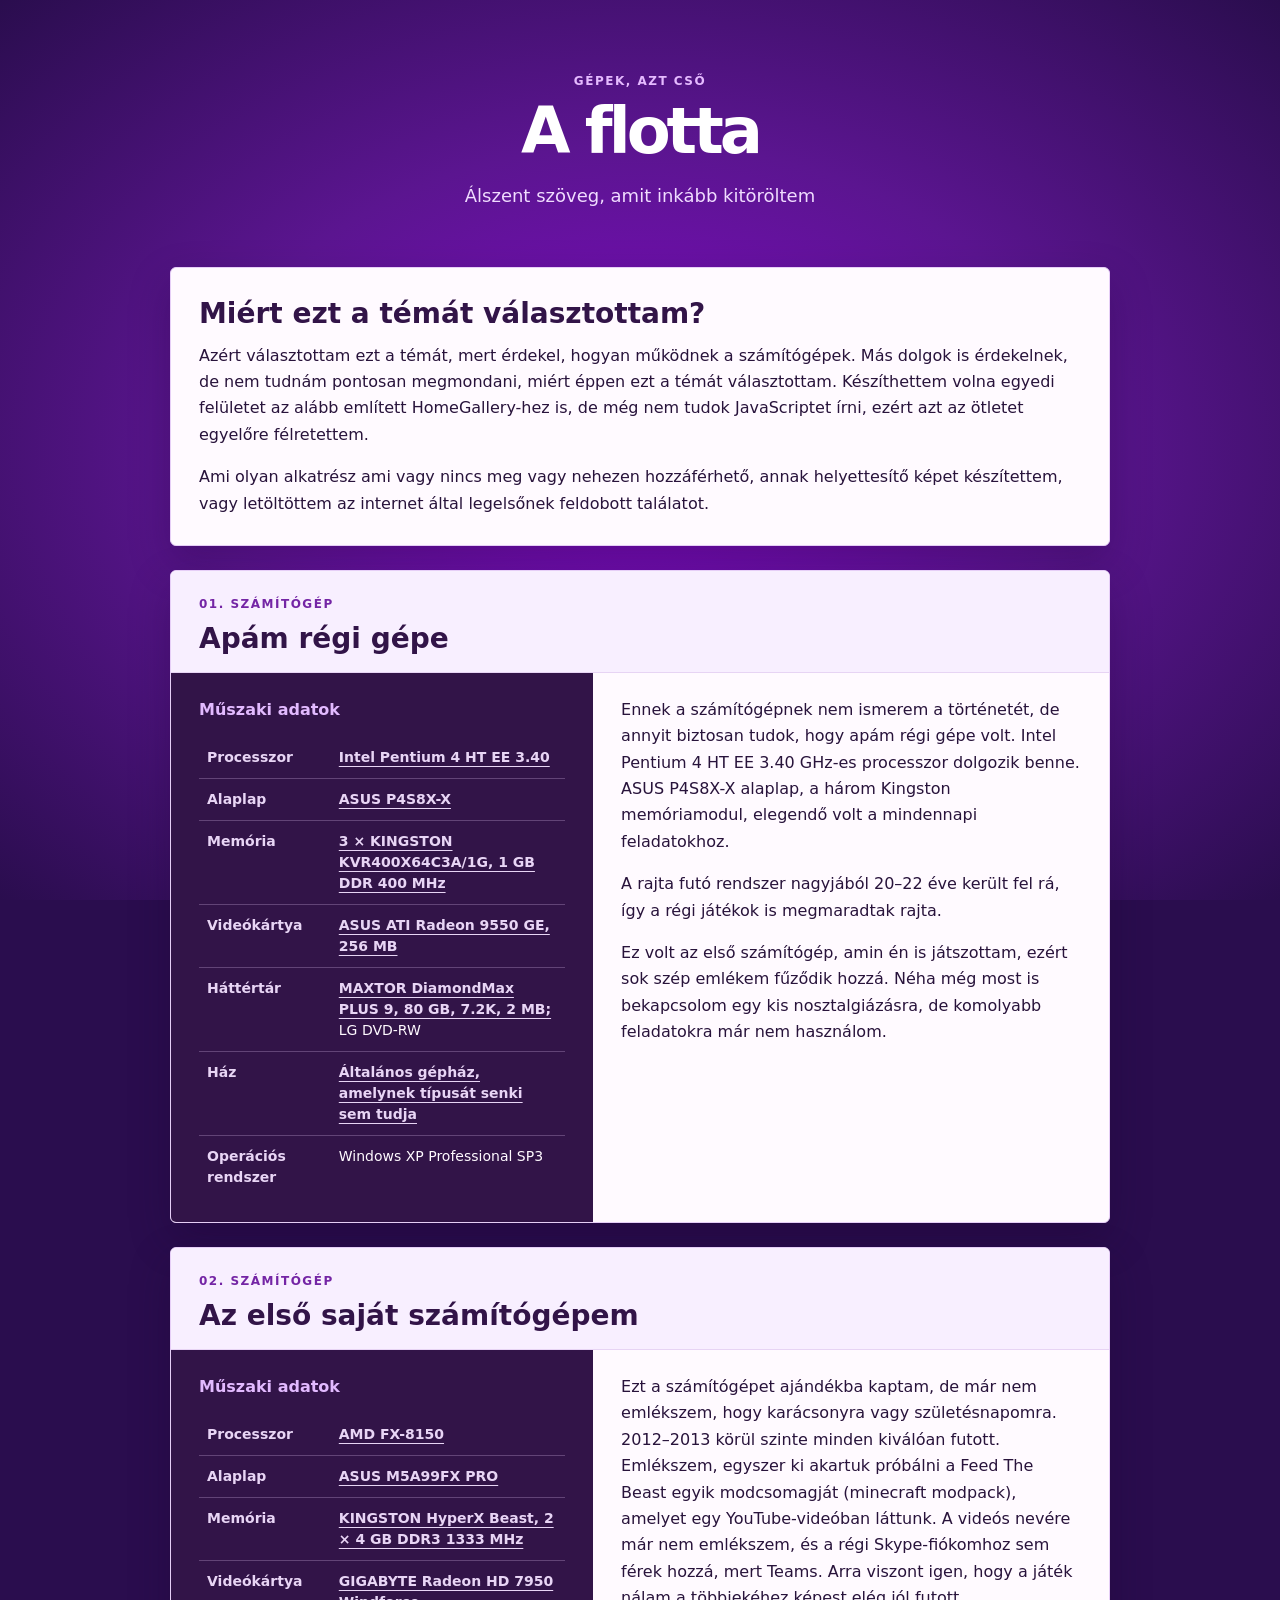
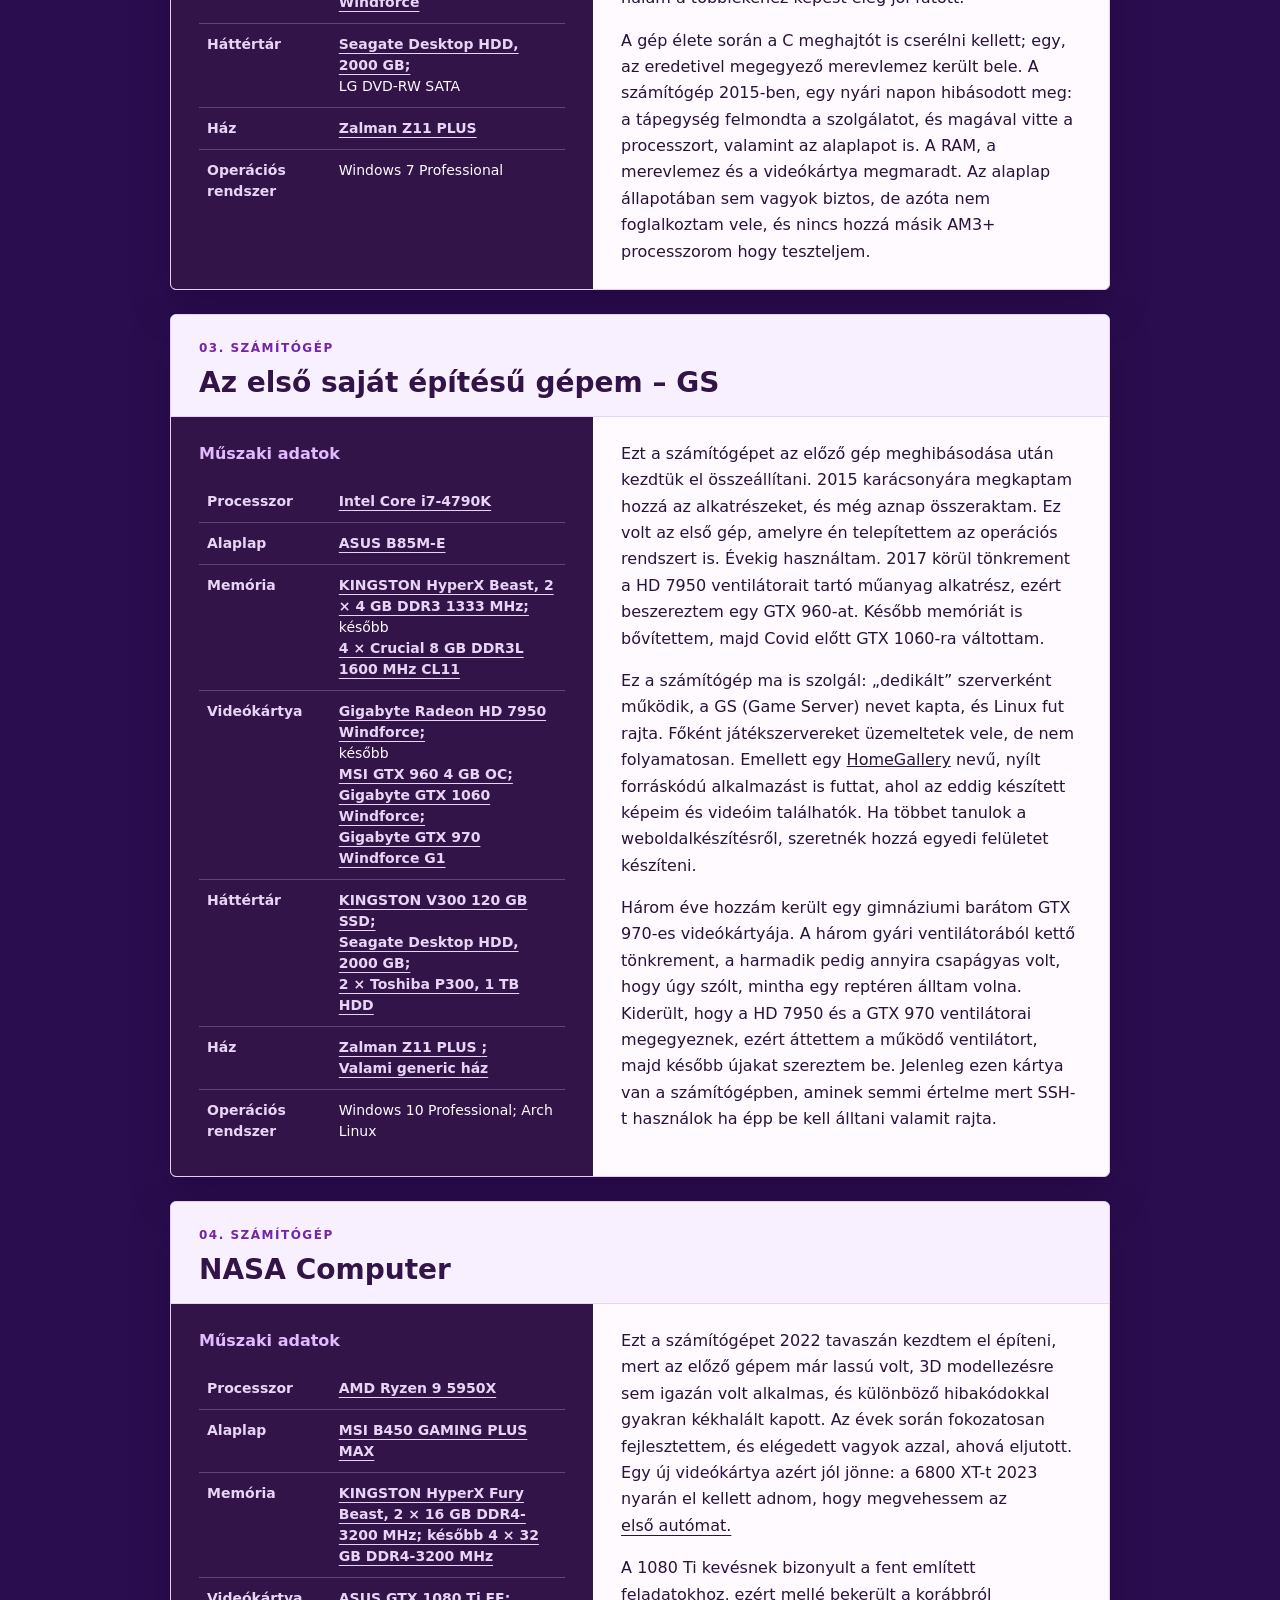
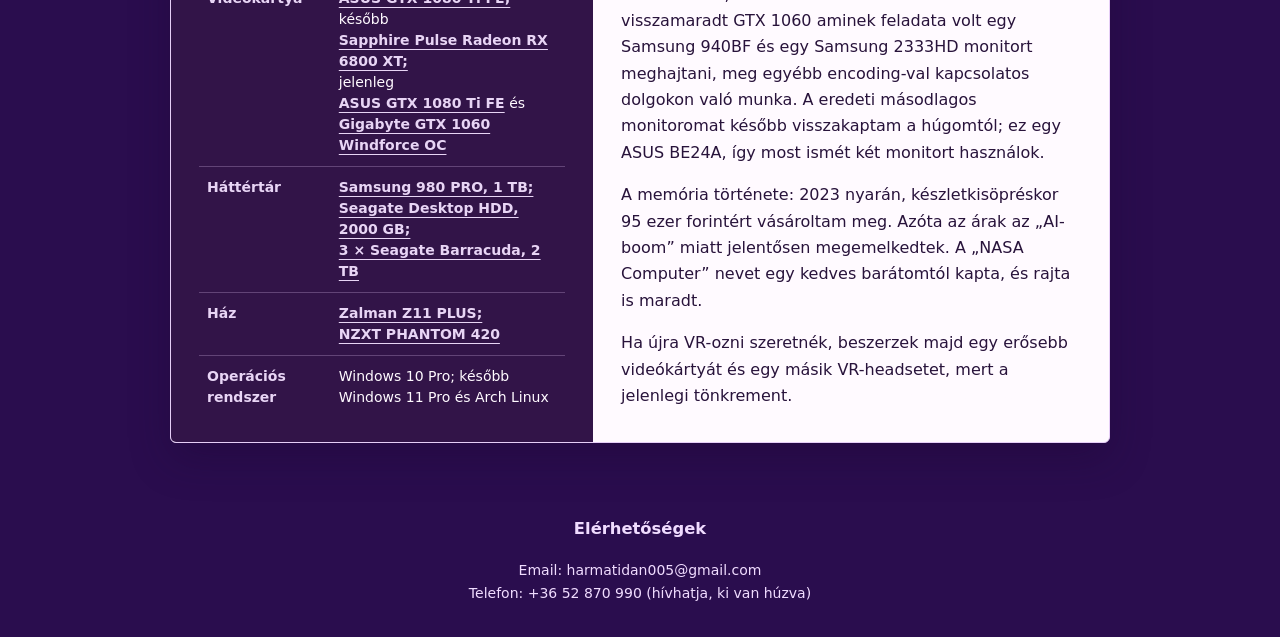
<file: index.html>
<!DOCTYPE html>
<html lang="hu">
<head>
    <meta charset="UTF-8">
    <meta name="viewport" content="width=device-width, initial-scale=1.0">
    <meta name="description" content="Négy számítógép és a hozzájuk fűződő történetek.">
    <link rel="stylesheet" href="css/style.css">
    <script src="js/kep-megnyitas.js" defer></script>
    <title>A számítógépeim – A flotta</title>
</head>
<body>
    <header class="weblap-header">
        <div class="weblap-width">
            <p class="homlokzatvagymicsodaisez">Gépek, azt cső</p>
            <h1>A flotta</h1>
            <p class="intro-text">Álszent szöveg, amit inkább kitöröltem</p>
        </div>
    </header>

    <main class="weblap-width">
        <section class="intro kartya">
            <h2 id="intro-title">Miért ezt a témát választottam?</h2>
            <p>
                Azért választottam ezt a témát, mert érdekel, hogyan működnek a számítógépek.
                Más dolgok is érdekelnek, de nem tudnám pontosan megmondani, miért éppen ezt
                a témát választottam. Készíthettem volna egyedi felületet az alább említett
                HomeGallery-hez is, de még nem tudok JavaScriptet írni, ezért azt az ötletet
                egyelőre félretettem.
            </p>
            <p>Ami olyan alkatrész ami vagy nincs meg vagy nehezen hozzáférhető, annak helyettesítő képet készítettem, vagy letöltöttem az internet által legelsőnek feldobott találatot.</p>
            <!--<p>
                A bemutatóban azon gépekről/alkatrészekről helyezek el képet, amelyekhez
                könnyen hozzáférek, illetve amelyek már nem működnek.
            </p>-->
        </section>

        <section class="puter kartya" id="elso-gep">
            <div class="reszfejlec">
                <p class="homlokzatvagymicsodaisez">01. számítógép</p> <!--tiszteletted de tanárúr hogy nevezné ezt el?-->
                <h2 id="elso-gep-cim">Apám régi gépe</h2>
            </div>
            <div class="specifikaciok">
                <h3>Műszaki adatok</h3> <!--itt a tabulátorozással van némi probléma, de nem baj (kijavitva (nem működik a hosszú i betűm))-->
                <table>
                    <tbody>
                        <tr><th scope="row">Processzor</th><td><span class="kep-trigger" tabindex="0">
                                Intel Pentium 4 HT EE 3.40
                                <span class="kep-ablak">
                                    <img src="img/celerond.jpg" alt="Intel Pentium 4 HT EE 3.40">
                                </span>
                            </span></td></tr>
                        <tr><th scope="row">Alaplap</th><td>
                            <span class="kep-trigger" tabindex="0">
                                ASUS P4S8X-X
                                <span class="kep-ablak">
                                    <img src="img/p4s8x.jpg" alt="ASUS P4S8X-X">
                                </span>
                            </span></td></tr>
                        <tr><th scope="row">Memória</th><td><span class="kep-trigger" tabindex="0">
                                3 × KINGSTON KVR400X64C3A/1G, 1 GB DDR 400 MHz
                                <span class="kep-ablak">
                                    <img src="img/kingstonkvr.jpg" alt="KINGSTON KVR400X64C3A/1G, 1 GB DDR 400 MHz">
                                </span>
                                                        </span></td></tr>
                        <tr><th scope="row">Videókártya</th><td><span class="kep-trigger" tabindex="0">
                                    ASUS ATI Radeon 9550 GE, 256 MB
                                    <span class="kep-ablak">
                                        <img src="img/9550ge.jpg" alt="ASUS ATI Radeon 9550 GE">
                                    </span>
                                </span></td></tr>
                        <tr><th scope="row">Háttértár</th><td><span class="kep-trigger" tabindex="0">
                                    MAXTOR DiamondMax PLUS 9, 80 GB, 7.2K, 2 MB;
                                    <span class="kep-ablak">
                                        <img src="img/maxtor.jpg" alt="MAXTOR DiamondMax PLUS 9">
                                    </span>
                                </span>LG DVD-RW</td></tr>
                        <tr><th scope="row">Ház</th><td><span class="kep-trigger" tabindex="0">
                                        Általános gépház, amelynek típusát senki sem tudja
                                        <span class="kep-ablak">
                                            <img src="img/aparegi.jpg" alt="Apám régi gépe">
                                        </span>
                                    </span></td></tr>
                        <tr><th scope="row">Operációs rendszer</th><td>Windows XP Professional SP3</td></tr>
                    </tbody>
                </table>
            </div>
            <div class="vakeralas">
                <p>
                    Ennek a számítógépnek nem ismerem a történetét, de annyit biztosan tudok,
                    hogy apám régi gépe volt. Intel Pentium 4 HT EE 3.40 GHz-es processzor
                    dolgozik benne. ASUS P4S8X-X alaplap, a három
                    Kingston memóriamodul, elegendő volt a mindennapi
                    feladatokhoz.
                </p>
                <p>
                    A rajta futó rendszer nagyjából 20–22 éve került fel rá, így a régi
                    játékok is megmaradtak rajta.
                </p>
                <p>
                    Ez volt az első számítógép, amin én is játszottam, ezért sok szép
                    emlékem fűződik hozzá. Néha még most is bekapcsolom egy kis nosztalgiázásra,
                    de komolyabb feladatokra már nem használom.
                </p>
            </div>
        </section>

        <section class="puter kartya" id="masodik-gep">
            <div class="reszfejlec">
                <p class="homlokzatvagymicsodaisez">02. számítógép</p>
                <h2 id="masodik-gep-cim">Az első saját számítógépem</h2>
            </div>
            <div class="specifikaciok">
                <h3>Műszaki adatok</h3>
                <table>
                    <tbody>
                        <tr><th scope="row">Processzor</th><td>
                            <span class="kep-trigger" tabindex="0">
                                        AMD FX-8150    
                                <span class="kep-ablak">
                                    <img src="img/fx8150.jpg" alt="AMD FX 8150-es processzor">
                                </span>
                            </span></td></tr>
                        <tr><th scope="row">Alaplap</th><td>
                            <span class="kep-trigger" tabindex="0">
                                        ASUS M5A99FX PRO    
                                <span class="kep-ablak">
                                    <img src="img/m5a99.jpg" alt="ASUS M5A99FX PRO">
                                </span>
                            </span></td></tr>
                        <tr><th scope="row">Memória</th><td>
                            <span class="kep-trigger" tabindex="0">
                                        KINGSTON HyperX Beast, 2 × 4 GB DDR3 1333 MHz    
                                <span class="kep-ablak">
                                    <img src="img/hyperxbeast.jpg" alt="KINGSTON HyperX Beast, 2 × 4 GB">
                                </span>
                            </span></td></tr>
                        <tr><th scope="row">Videókártya</th><td>
                            <span class="kep-trigger" tabindex="0">
                                        GIGABYTE Radeon HD 7950 Windforce    
                                <span class="kep-ablak">
                                    <img src="img/7950.jpg" alt="GIGABYTE Radeon HD 7950 Windforce">
                                </span>
                            </span></td></tr>
                        <tr><th scope="row">Háttértár</th><td>
                            <span class="kep-trigger" tabindex="0">
                                        Seagate Desktop HDD, 2000 GB;    
                                <span class="kep-ablak">
                                    <img src="img/2tb.jpg" alt="Seagate Desktop HDD, 2000 GB">
                                </span>
                            </span>LG DVD-RW SATA</td></tr>
                        <tr><th scope="row">Ház</th><td>
                            <span class="kep-trigger" tabindex="0">
                                        Zalman Z11 PLUS    
                                <span class="kep-ablak">
                                    <img src="img/zalman_z11.jpg" alt="Zalman Z11 PLUS">
                                </span>
                            </span></td></tr>
                        <tr><th scope="row">Operációs rendszer</th><td>Windows 7 Professional</td></tr>
                    </tbody>
                </table>
            </div>
            <div class="vakeralas">
                <p>
                    Ezt a számítógépet ajándékba kaptam, de már nem emlékszem, hogy karácsonyra
                    vagy születésnapomra. 2012–2013 körül szinte minden kiválóan futott. Emlékszem, egyszer ki akartuk próbálni a Feed The Beast egyik
                    modcsomagját (minecraft modpack), amelyet egy YouTube-videóban láttunk. A videós nevére már nem
                    emlékszem, és a régi Skype-fiókomhoz sem férek hozzá, mert Teams. Arra viszont igen,
                    hogy a játék nálam a többiekéhez képest elég jól futott.
                </p>
                <p>
                    A gép élete során a C meghajtót is cserélni kellett; egy, az eredetivel
                    megegyező merevlemez került bele. A számítógép 2015-ben, egy nyári napon
                    hibásodott meg: a tápegység felmondta a szolgálatot, és magával vitte a
                    processzort, valamint az alaplapot is. A RAM, a merevlemez és a videókártya
                    megmaradt. Az alaplap állapotában sem vagyok biztos, de azóta nem foglalkoztam
                    vele, és nincs hozzá másik AM3+ processzorom hogy teszteljem.
                </p>
            </div>
        </section>

        <section class="puter kartya" id="harmadik-gep">
            <div class="reszfejlec">
                <p class="homlokzatvagymicsodaisez">03. számítógép</p>
                <h2 id="harmadik-gep-cim">Az első saját építésű gépem – GS</h2>
            </div>
            <div class="specifikaciok">
                <h3>Műszaki adatok</h3> 
                <table>
                    <tbody>
                        <tr><th scope="row">Processzor</th><td><span class="kep-trigger" tabindex="0">
                                    Intel Core i7-4790K    
                            <span class="kep-ablak">
                                <img src="img/i7.jpg" alt="Intel Core i7-4790K">
                            </span></td></tr>
                        <tr><th scope="row">Alaplap</th><td>
                            <span class="kep-trigger" tabindex="0">
                                    ASUS B85M-E  
                            <span class="kep-ablak">
                                <img src="img/b85m.jpg" alt="ASUS B85M-E">
                            </span>
                        </span></td></tr>
                        <tr><th scope="row">Memória</th><td>
                            <span class="kep-trigger" tabindex="0">
                                    KINGSTON HyperX Beast, 2 × 4 GB DDR3 1333 MHz;    
                            <span class="kep-ablak">
                                <img src="img/hyperxbeast.jpg" alt="KINGSTON HyperX Beast, 2 × 4 GB DDR3 1333 MHz">
                            </span>
                        </span>később <span class="kep-trigger" tabindex="0">
                                    4 × Crucial 8 GB DDR3L 1600 MHz CL11    
                            <span class="kep-ablak">
                                <img src="img/crutialct.jpg" alt="Crucial 8 GB DDR3L 1600 MHz CL11">
                            </span></td></tr>
                        <tr><th scope="row">Videókártya</th><td>
                            <span class="kep-trigger" tabindex="0">
                                    Gigabyte Radeon HD 7950 Windforce;    
                            <span class="kep-ablak">
                                <img src="img/7950.jpg" alt="Gigabyte Radeon HD 7950 Windforce">
                            </span>
                        </span> később
                        <span class="kep-trigger" tabindex="0">
                                    MSI GTX 960 4 GB OC;  
                            <span class="kep-ablak">
                                <img src="img/960.jpg" alt="MSI GTX 960 4 GB OC">
                            </span>
                        </span>
                        <span class="kep-trigger" tabindex="0">
                                    Gigabyte GTX 1060 Windforce;
                            <span class="kep-ablak">
                                <img src="img/1060.jpg" alt="Gigabyte GTX 1060 Windforce OC">
                            </span>
                        </span>
                        <span class="kep-trigger" tabindex="0">
                                    Gigabyte GTX 970 Windforce G1
                            <span class="kep-ablak">
                                <img src="img/970.jpg" alt="Gigabyte GTX 970 Windforce G1">
                            </span>
                        </span></td></tr>
                        <tr><th scope="row">Háttértár</th><td>
                            <span class="kep-trigger" tabindex="0">
                                        KINGSTON V300 120 GB SSD;
                                <span class="kep-ablak">
                                    <img src="img/v300.jpg" alt="KINGSTON V300 120 GB SSD">
                                </span>
                            </span>
                            <span class="kep-trigger" tabindex="0">
                                        Seagate Desktop HDD, 2000 GB;  
                                <span class="kep-ablak">
                                    <img src="img/2tb.jpg" alt="Seagate Desktop HDD, 2000 GB">
                                </span>
                            </span>
                            <span class="kep-trigger" tabindex="0">
                                         2 × Toshiba P300, 1 TB HDD
                                <span class="kep-ablak">
                                    <img src="img/p300.jpg" alt=" Toshiba P300, 1 TB HDD">
                                </span>
                            </span></td></tr>
                        <tr><th scope="row">Ház</th><td>
                            <span class="kep-trigger" tabindex="0">
                                        Zalman Z11 PLUS
                                <span class="kep-ablak">
                                    <img src="img/zalman_z11.jpg" alt="Zalman Z11 PLUS">
                                </span>;
                                <span class="kep-trigger" tabindex="0">
                                            Valami generic ház    
                                    <span class="kep-ablak">
                                        <img src="img/gs.jpg" alt="Valami generic ház">
                                    </span>
                                </span>
                            </span>
                        </td></tr>
                        <tr><th scope="row">Operációs rendszer</th><td>Windows 10 Professional; Arch Linux</td></tr>
                    </tbody>
                </table>
            </div>
            <div class="vakeralas">
                <p>
                    Ezt a számítógépet az előző gép meghibásodása után kezdtük el összeállítani.
                    2015 karácsonyára megkaptam hozzá az alkatrészeket, és még aznap összeraktam.
                    Ez volt az első gép, amelyre én telepítettem az operációs rendszert is.
                    Évekig használtam. 2017 körül tönkrement a HD 7950 ventilátorait tartó
                    műanyag alkatrész, ezért beszereztem egy GTX 960-at. Később memóriát is
                    bővítettem, majd Covid előtt GTX 1060-ra váltottam.
                </p>
                <p>
                    Ez a számítógép ma is szolgál: „dedikált” szerverként működik, a GS
                    (Game Server) nevet kapta, és Linux fut rajta. Főként játékszervereket
                    üzemeltetek vele, de nem folyamatosan. Emellett egy <a href="https://github.com/xemle/home-gallery" target="_blank">HomeGallery</a> nevű,
                    nyílt forráskódú alkalmazást is futtat, ahol az eddig készített képeim
                    és videóim találhatók. Ha többet tanulok a weboldalkészítésről, szeretnék
                    hozzá egyedi felületet készíteni.
                </p>
                <p>
                    Három éve hozzám került egy gimnáziumi barátom GTX 970-es videókártyája.
                    A három gyári ventilátorából kettő tönkrement, a harmadik pedig annyira
                    csapágyas volt, hogy úgy szólt, mintha egy reptéren álltam volna. Kiderült,
                    hogy a HD 7950 és a GTX 970 ventilátorai megegyeznek, ezért áttettem a
                    működő ventilátort, majd később újakat szereztem be. Jelenleg ezen kártya van a számítógépben, aminek semmi értelme mert SSH-t használok ha épp be kell álltani valamit rajta.
                </p>
            </div>
        </section>

        <section class="puter kartya" id="negyedik-gep">
            <div class="reszfejlec">
                <p class="homlokzatvagymicsodaisez">04. számítógép</p>
                <h2 id="negyedik-gep-cim">NASA Computer</h2>
            </div>
            <div class="specifikaciok">
                <h3>Műszaki adatok</h3>
                <table>
                    <tbody>
                        <tr><th scope="row">Processzor</th><td>
                            <span class="kep-trigger" tabindex="0">
                                    AMD Ryzen 9 5950X
                            <span class="kep-ablak">
                                <img src="img/ryzen9_simara.jpg" alt="AMD Ryzen 9 5950X">
                            </span>
                        </span></td></tr>
                        <tr><th scope="row">Alaplap</th><td>
                            <span class="kep-trigger" tabindex="0">
                                        MSI B450 GAMING PLUS MAX
                                <span class="kep-ablak">
                                    <img src="img/b450.jpg" alt="MSI B450 GAMING PLUS MAX">
                                </span>
                            </span></td></tr>
                        <tr><th scope="row">Memória</th><td>
                            <span class="kep-trigger" tabindex="0">
                                        KINGSTON HyperX Fury Beast, 2 × 16 GB DDR4-3200 MHz; később 4 × 32 GB DDR4-3200 MHz    
                                <span class="kep-ablak">
                                    <img src="img/fury.jpg" alt="KINGSTON HyperX Fury Beast, 2 × 16 GB DDR4-3200 MHz; később 4 × 32 GB DDR4-3200 MHz">
                                </span>
                            </span></td></tr>
                        <tr><th scope="row">Videókártya</th><td>
                            <span class="kep-trigger" tabindex="0">
                                        ASUS GTX 1080 Ti FE;
                                <span class="kep-ablak">
                                    <img src="img/1080_ti.jpg" alt="ASUS GTX 1080 Ti FE">
                                </span>
                            </span> később
                            <span class="kep-trigger" tabindex="0">
                                        Sapphire Pulse Radeon RX 6800 XT;
                                <span class="kep-ablak">
                                    <img src="img/rx6800xt.jpg" alt="Sapphire Pulse Radeon RX 6800 XT">
                                </span>
                            </span>
                             <br>jelenleg <span class="kep-trigger" tabindex="0">
                                        ASUS GTX 1080 Ti FE
                                <span class="kep-ablak">
                                    <img src="img/1080_ti.jpg" alt="ASUS GTX 1080 Ti FE">
                                </span>
                            </span>  és 
                            <span class="kep-trigger" tabindex="0">
                                        Gigabyte GTX 1060 Windforce OC   
                                <span class="kep-ablak">
                                    <img src="img/1060.jpg" alt="Gigabyte GTX 1060 Windforce OC">
                                </span>
                            </span></td></tr>
                        <tr><th scope="row">Háttértár</th><td>
                            <span class="kep-trigger" tabindex="0">
                                        Samsung 980 PRO, 1 TB;
                                <span class="kep-ablak">
                                    <img src="img/nvm980.jpg" alt="Samsung 980 PRO, 1 TB">
                                </span>
                            </span> 
                            <span class="kep-trigger" tabindex="0">
                                        Seagate Desktop HDD, 2000 GB;
                                <span class="kep-ablak">
                                    <img src="img/2tb.jpg" alt="Seagate Desktop HDD, 2000 GB">
                                </span>
                            </span>
                            <span class="kep-trigger" tabindex="0">
                                        3 × Seagate Barracuda, 2 TB
                                <span class="kep-ablak">
                                    <img src="img/barracuda.jpg" alt="Seagate Barracuda, 2 TB">
                                </span>
                            </span></td></tr>
                        <tr><th scope="row">Ház</th><td><span class="kep-trigger" tabindex="0">
                                        Zalman Z11 PLUS;
                                <span class="kep-ablak">
                                    <img src="img/zalman_z11.jpg" alt="Zalman Z11 PLUS">
                                </span>
                            </span>
                            <span class="kep-trigger" tabindex="0">
                                        NZXT PHANTOM 420
                                <span class="kep-ablak">
                                    <img src="img/nasa_computer.jpg" alt="NZXT PHANTOM 420"></td></tr>
                                </span>
                            </span>
                        <tr><th scope="row">Operációs rendszer</th><td>Windows 10 Pro; később Windows 11 Pro és Arch Linux</td></tr>
                    </tbody>
                </table>
            </div>
            <div class="vakeralas">
                <p>
                    Ezt a számítógépet 2022 tavaszán kezdtem el építeni, mert az előző gépem
                    már lassú volt, 3D modellezésre sem igazán volt alkalmas, és különböző
                    hibakódokkal gyakran kékhalált kapott. Az évek során fokozatosan
                    fejlesztettem, és elégedett vagyok azzal, ahová eljutott. Egy új videókártya
                    azért jól jönne: a 6800 XT-t 2023 nyarán el kellett adnom, hogy megvehessem
                    az 
                    <span class="kep-trigger kep-auto"  tabindex="0">
                            első autómat.
                        <span class="kep-ablak">
                            <img src="img/micra.jpg" alt="Nissan Micra K11 1998">
                        </span>
                    </span>
                </p>
                <p>
                    A 1080 Ti kevésnek bizonyult a fent említett feladatokhoz, ezért mellé
                    bekerült a korábbról visszamaradt GTX 1060 aminek feladata volt egy Samsung 940BF és egy Samsung 2333HD monitort meghajtani, meg egyébb encoding-val kapcsolatos dolgokon való munka. A eredeti másodlagos monitoromat később visszakaptam a
                    húgomtól; ez egy ASUS BE24A, így most ismét két monitort használok.
                </p>
                <p>
                    A memória története: 2023 nyarán, készletkisöpréskor 95 ezer forintért
                    vásároltam meg. Azóta az árak az „AI-boom” miatt jelentősen megemelkedtek.
                    A „NASA Computer” nevet egy kedves barátomtól kapta, és rajta is maradt.
                </p>
                <p>
                    Ha újra VR-ozni szeretnék, beszerzek majd egy erősebb videókártyát és
                    egy másik VR-headsetet, mert a jelenlegi tönkrement. 
                    <span class="kep-trigger easter-egg"  tabindex="0">
                            Forráskódból csalás megtalálni
                        <span class="kep-ablak">
                            <img src="img/w210_totalkar.jpg" alt="Mercedes-Benz W210 E220 CDI mid-facelift">
                        </span>
                    </span>
                </p>
            </div>
        </section>
    </main>

    <footer class="weblap-footer">
        <h3>Elérhetőségek</h3>
        <p> Email: harmatidan005@gmail.com</p>
        <p>Telefon: +36 52 870 990 (hívhatja, ki van húzva)</p>
    </footer>
</body>
</html>
</file>
<file: css/style.css>
:root {
    color-scheme: light;
    font-family: system-ui, -apple-system, BlinkMacSystemFont, "Segoe UI", sans-serif;
    color: #28133b;
    background: #2a0d4e;
    line-height: 1.65;
}

* {
    box-sizing: border-box;
}

body {
    margin: 0;
    background: radial-gradient(ellipse at center, #8109c7 0%, #5b1590 48%, #2a0d4e 100%);
    background-attachment: fixed;
}

.weblap-width {
    width: min(100% - 32px, 940px);
    margin-inline: auto;
}

.weblap-header {
    padding: 72px 0 56px;
    color: #fff;
    text-align: center;
}

.weblap-header h1 {
    margin: 0;
    font-size: 64px;
    line-height: 1.05;
    letter-spacing: -4px;
}

.intro-text {
    margin: 16px 0 0;
    color: #f0dcff;
    font-size: 18px;
}

.homlokzatvagymicsodaisez {
    margin: 0 0 6px;
    color: #7425a5;
    font-size: 12px;
    font-weight: 750;
    letter-spacing: 1.5px;
    text-transform: uppercase;
}

.weblap-header .homlokzatvagymicsodaisez {
    color: #e5baff;
}

main {
    display: grid;
    gap: 24px;
    padding-bottom: 48px;
}

.kartya {
    overflow: hidden;
    border: 1px solid #e6cef7;
    border-radius: 6px;
    background: #fffaff;
    box-shadow: 0 16px 40px rgb(24 5 42 / 28%);
}

.intro {
    padding: 28px;
}

h2,
h3,
p {
    margin-top: 0;
}

.intro h2,
.reszfejlec h2 {
    margin-bottom: 12px;
    color: #321448;
    font-size: 28px;
    line-height: 1.25;
}

.intro p:last-child,
.vakeralas p:last-child {
    margin-bottom: 0;
}

.puter {
    display: grid;
    grid-template-columns: minmax(0, 0.9fr) minmax(0, 1.1fr);
}

.reszfejlec {
    grid-column: 1 / -1;
    padding: 24px 28px 16px;
    border-bottom: 1px solid #e7d4f4;
    background: #f8efff;
}

.reszfejlec h2 {
    margin-bottom: 0;
}

.specifikaciok,
.vakeralas {
    min-width: 0;
    padding: 24px 28px;
}

.specifikaciok {
    background: #321448;
    color: #fffaff;
}

.specifikaciok h3 {
    margin-bottom: 14px;
    color: #e2baff;
    font-size: 16px;
}

table {
    width: 100%;
    border-collapse: collapse;
    font-size: 14px;
    line-height: 1.5;
}

th,
td {
    padding: 10px 8px;
    border-bottom: 1px solid #624477;
    text-align: left;
    vertical-align: top;
    overflow-wrap: anywhere;
}

th {
    width: 36%;
    color: #e8d5f5;
    font-weight: 650;
}

td {
    color: #fffaff;
}

tr:last-child th,
tr:last-child td {
    border-bottom: 0;
}

.vakeralas p {
    margin-bottom: 16px;
}

.weblap-footer {
    padding: 24px 16px 32px;
    color: #f0dcff;
    text-align: center;
    font-size: 14px;
}

.weblap-footer p {
    margin: 0;
}
a{
    color: #28133b;
    
}
a:hover{
    color: #8109c7;
}


.kep-trigger {
    position: relative;
    display: inline-block;
    color: #e8d5f5;
    font-weight: 700;
    text-decoration: underline;
    text-underline-offset: 4px;
    cursor: pointer;
}


.kep-trigger:focus-visible {
    outline: 3px solid #8109c7;
    outline-offset: 4px;
}

.kep-trigger {
    cursor: pointer;
}

.kep-ablak {
    display: none;
}

.kep-megjelenito {
    display: grid;
    gap: 20px;
}

.kep-vissza {
    width: fit-content;
    padding: 10px 16px;
    border: 1px solid #e6cef7;
    border-radius: 5px;
    background: #fffaff;
    color: #321448;
    text-decoration: none;
}

.kep-vissza:hover {
    background: #f8efff;
}

.kep-kartya {
    padding: 24px;
}

.kep-kartya h2 {
    margin: 0 0 20px;
    color: #321448;
    overflow-wrap: anywhere;
}

.kep-kartya img {
    display: block;
    width: 100%;
    max-height: 600px;
    object-fit:contain;
    background: radial-gradient(ellipse at center, #8109c7 0%, #5b1590 100%);
    background-attachment: fixed;
    padding: 5px;
}

.kep-auto{
    color:#28133b;
    font-weight: normal;
}
.easter-egg{
    color:#fffaff;
    float: right;
    text-decoration: none;
}
.easter-egg:hover{
    color: red;
    text-decoration: underline;
}


@media (max-width: 700px) {
    .weblap-header {
        padding: 56px 0 40px;
    }

    .weblap-header h1 {
        font-size: 48px;
    }

    .puter {
        grid-template-columns: 1fr;
    }

    .reszfejlec {
        grid-column: auto;
    }

    .specifikaciok,
    .vakeralas {
        padding: 20px;
    }
}

@media (max-width: 420px) {
    .weblap-width {
        width: min(100% - 16px, 940px);
    }

    .kartya {
        border-radius: 5px;
    }

    th,
    td {
        padding-inline: 6px;
        font-size: 13px;
    }
}
</file>
